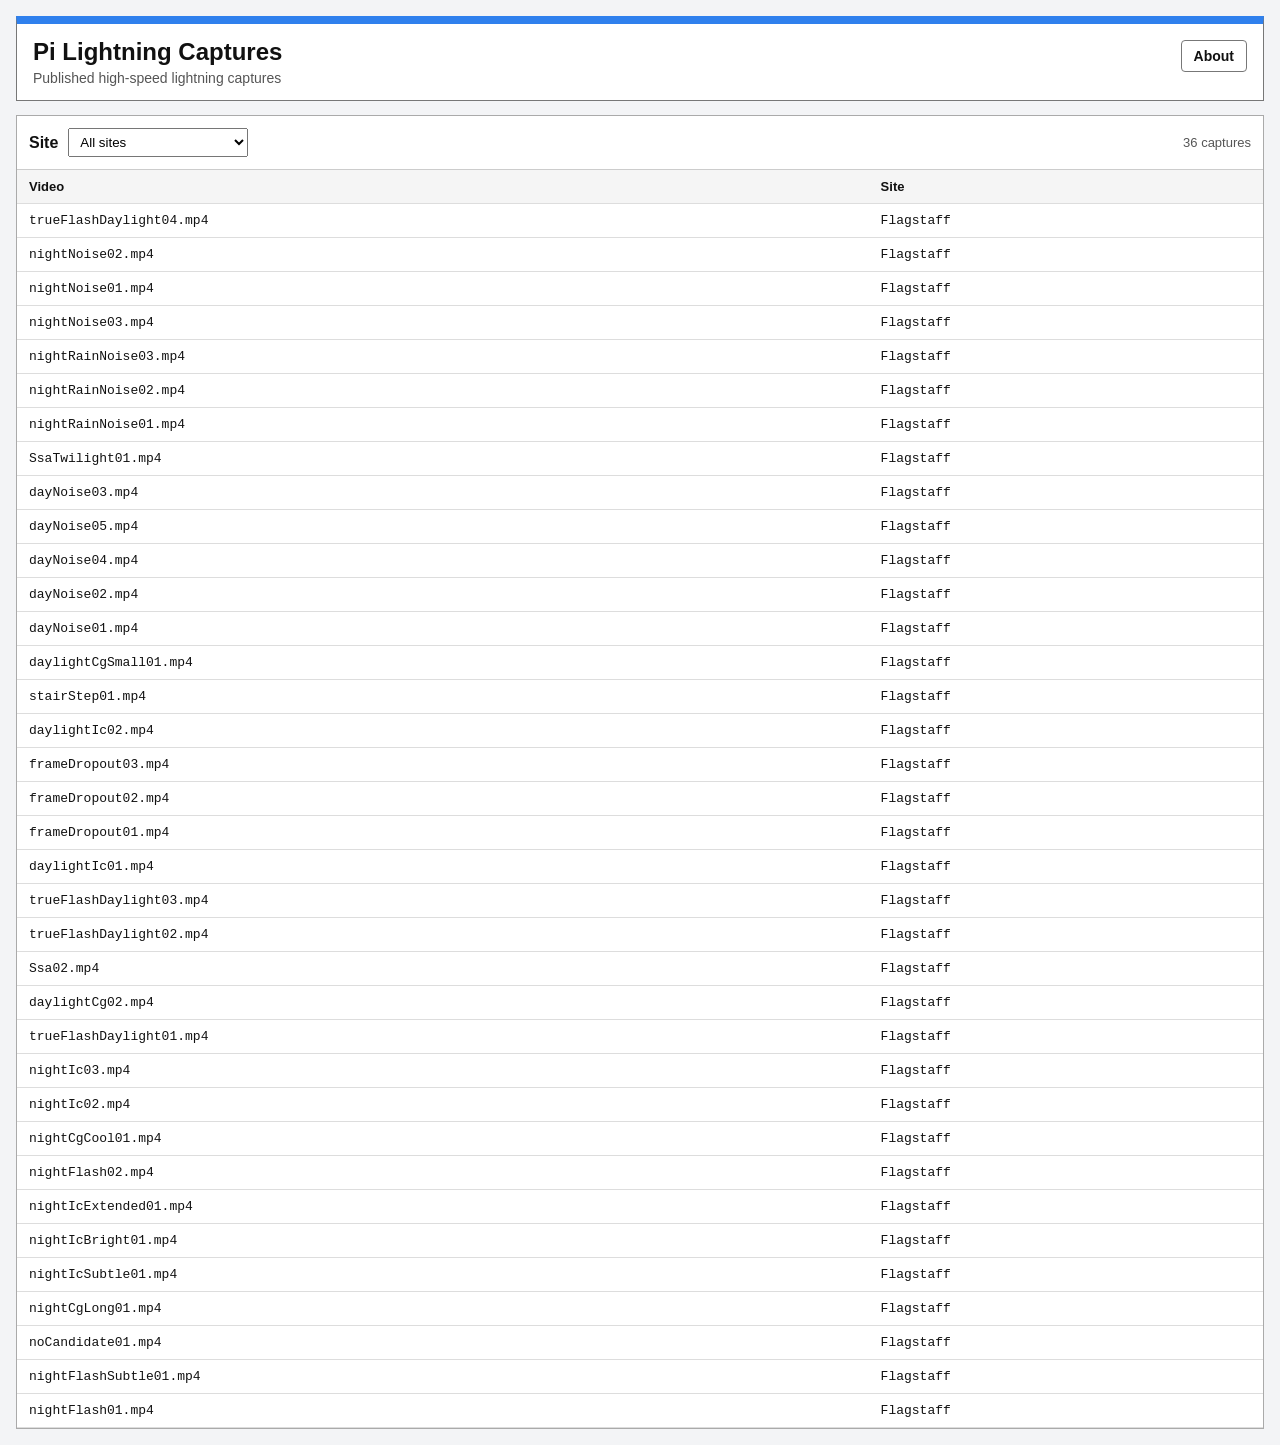
<file: web_viewer/index.html>
<!DOCTYPE html>
<html lang="en">
<head>
    <meta charset="utf-8">
    <meta
        name="viewport"
        content="width=device-width, initial-scale=1.0">

    <title>Soloran Lightning Captures</title>

    <link
        rel="stylesheet"
        href="static/css/captureGallery.css?v=2">
</head>

<body>

    <main class="pageShell">

        <header class="pageHeader">
            <div>
                <h1>Pi Lightning Captures</h1>
                <p class="pageSubtitle">
                    Published high-speed lightning captures
                </p>
            </div>

            <nav
                class="pageNav"
                aria-label="Site navigation">
                <a
                    class="pageNavButton"
                    href="about.html">
                    About
                </a>
            </nav>
        </header>

        <section
            class="galleryView"
            id="gallery-view">

            <div class="galleryToolbar">

                <label for="site-filter">
                    Site
                </label>

                <select id="site-filter">
                    <option value="">All sites</option>
                </select>

                <span
                    class="captureCount"
                    id="capture-count">
                    0 captures
                </span>

            </div>

            <div class="captureTableWrap">

                <table class="captureTable">
                    <thead>
                        <tr>
                            <th>Video</th>
                            <th>Site</th>
                        </tr>
                    </thead>

                    <tbody id="capture-table-body">
                    </tbody>
                </table>

                <div
                    class="galleryMessage"
                    id="gallery-message">
                    Loading captures...
                </div>

            </div>

        </section>

        <section
            class="viewerView hidden"
            id="viewer-view">

            <div class="viewerToolbar">
                <button
                    id="back-to-captures-button"
                    type="button">
                    ← Back to Captures
                </button>
            </div>

            <capture-viewer id="capture-viewer">
            </capture-viewer>

        </section>

    </main>

    <script
        type="module"
        src="static/js/captureGallery.js?v=26">
    </script>

</body>
</html>
</file>
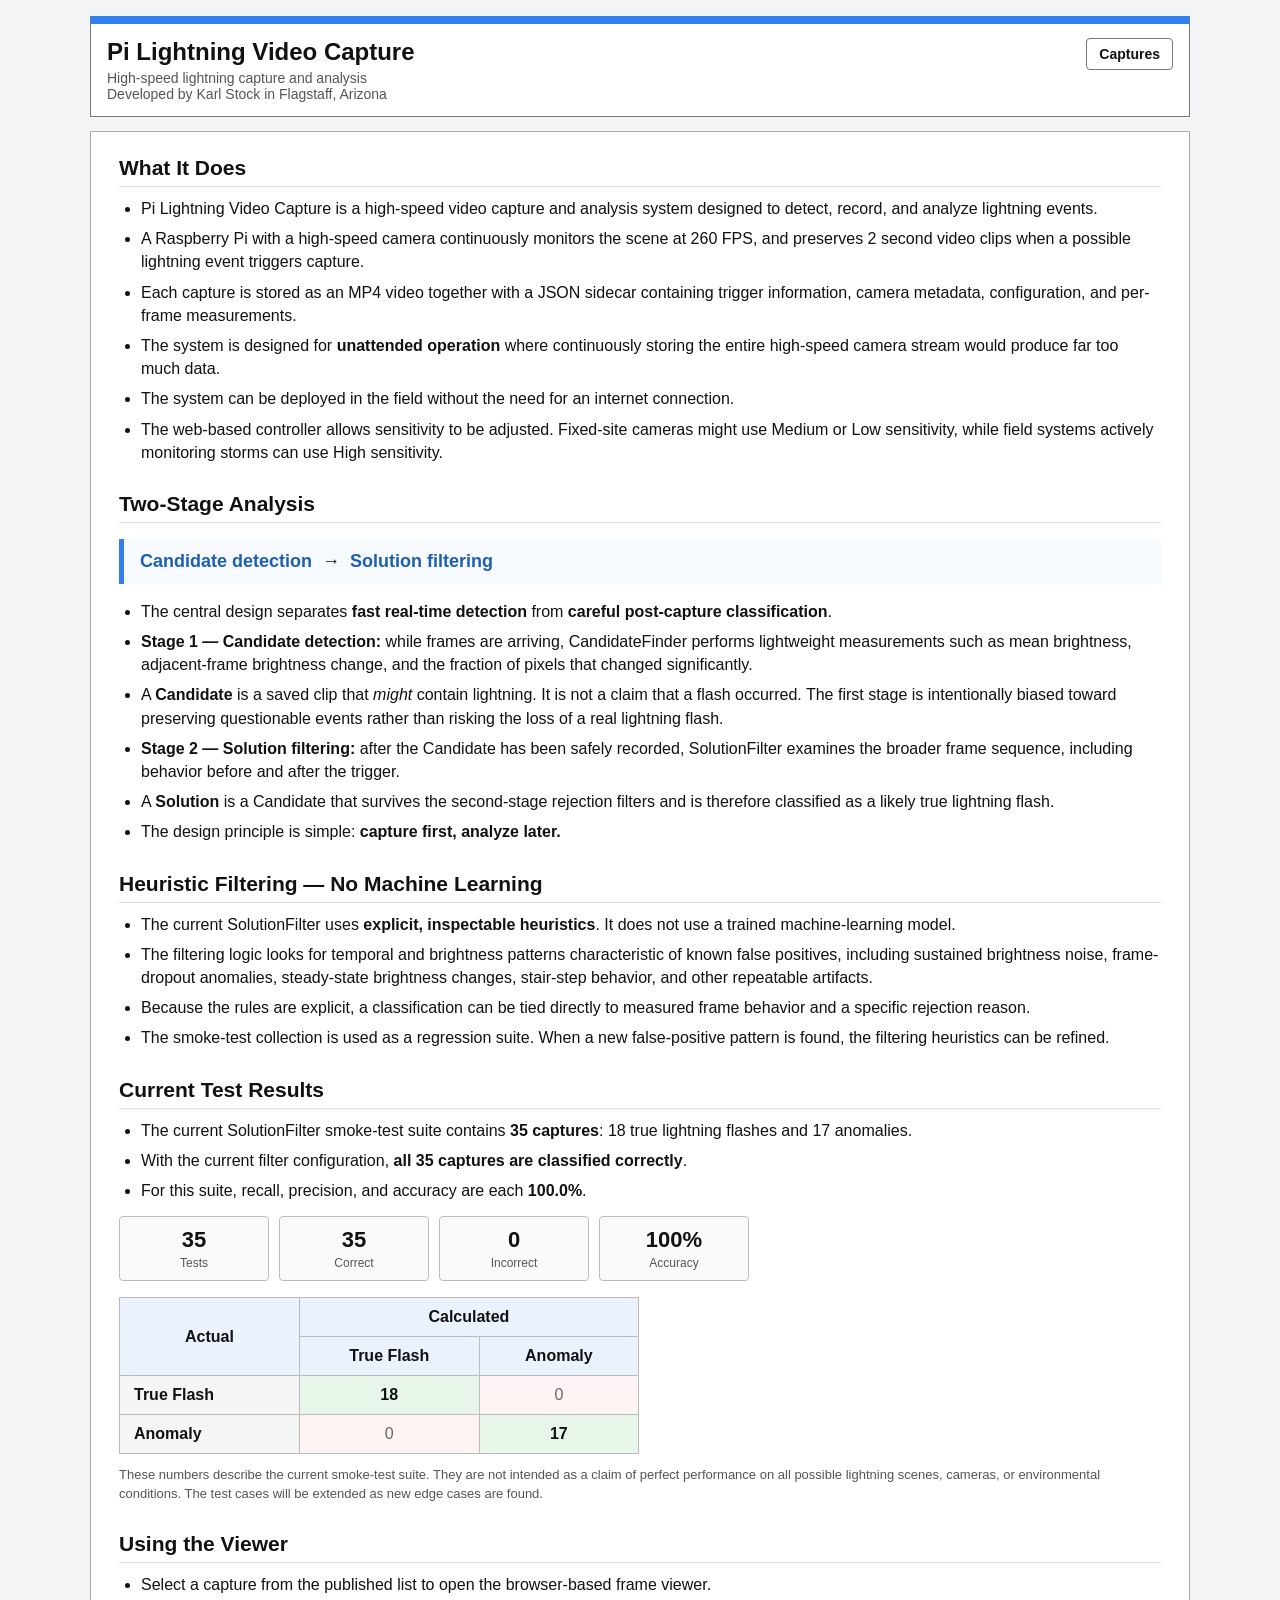
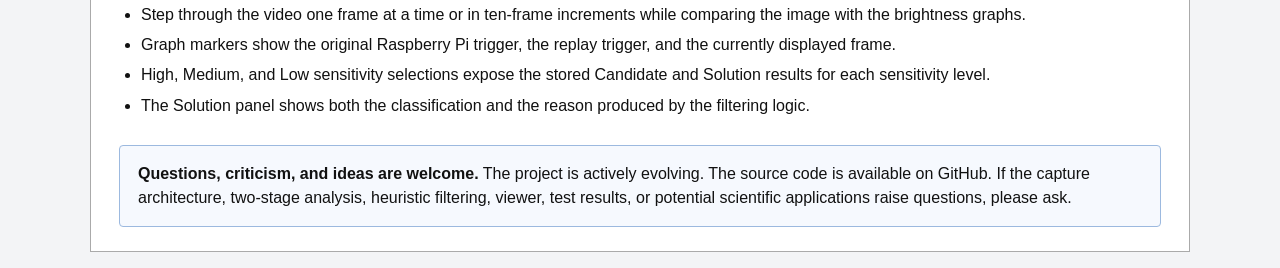
<file: web_viewer/about.html>
<!DOCTYPE html>
<html lang="en">
<head>
    <meta charset="utf-8">
    <meta
        name="viewport"
        content="width=device-width, initial-scale=1.0">

    <title>About Pi Camera Capture</title>

    <style>
        html,
        body
        {
            margin: 0;
            min-height: 100%;
            font-family: Arial, sans-serif;
            background: #f3f4f6;
            color: #111;
        }

        body
        {
            padding: 16px;
        }

        .pageShell
        {
            width: min(1100px, 100%);
            margin: 0 auto;
        }

        .pageHeader
        {
            display: flex;
            align-items: flex-start;
            justify-content: space-between;
            gap: 20px;
            margin-bottom: 14px;
            padding: 14px 16px;
            border: 1px solid #777;
            border-top: 8px solid #2f80ed;
            background: white;
        }

        .pageHeader h1
        {
            margin: 0;
            font-size: 24px;
        }

        .pageSubtitle
        {
            margin: 4px 0 0 0;
            color: #555;
            font-size: 14px;
        }

        .pageNavButton
        {
            display: inline-block;
            padding: 7px 12px;
            border: 1px solid #777;
            border-radius: 4px;
            background: white;
            color: #111;
            font-size: 14px;
            font-weight: 600;
            text-decoration: none;
        }

        .pageNavButton:hover
        {
            background: #eee;
        }

        .aboutPanel
        {
            padding: 24px 28px;
            border: 1px solid #aaa;
            background: white;
        }

        .aboutPanel h2
        {
            margin: 0 0 10px 0;
            padding-bottom: 6px;
            border-bottom: 1px solid #ddd;
            font-size: 21px;
        }

        .aboutPanel h2:not(:first-child)
        {
            margin-top: 28px;
        }

        .aboutPanel ul
        {
            margin: 10px 0 0 22px;
            padding: 0;
        }

        .aboutPanel li
        {
            margin: 7px 0;
            line-height: 1.45;
        }

        .stageFlow
        {
            margin: 16px 0;
            padding: 12px 16px;
            border-left: 5px solid #2f80ed;
            background: #f6f9fe;
            font-size: 18px;
            font-weight: 700;
        }

        .stageLabel
        {
            color: #1f5fae;
        }

        .testSummary
        {
            display: flex;
            gap: 10px;
            flex-wrap: wrap;
            margin: 14px 0 16px 0;
        }

        .testStat
        {
            min-width: 120px;
            padding: 10px 14px;
            border: 1px solid #bbb;
            border-radius: 4px;
            background: #fafafa;
            text-align: center;
        }

        .testStatValue
        {
            display: block;
            font-size: 22px;
            font-weight: 700;
        }

        .testStatLabel
        {
            display: block;
            margin-top: 3px;
            color: #555;
            font-size: 12px;
        }

        .matrixWrap
        {
            overflow-x: auto;
            margin-top: 12px;
        }

        .matrixTable
        {
            border-collapse: collapse;
            min-width: 520px;
        }

        .matrixTable th,
        .matrixTable td
        {
            padding: 10px 14px;
            border: 1px solid #bbb;
            text-align: center;
        }

        .matrixTable thead th
        {
            background: #eaf2fd;
        }

        .matrixTable tbody th
        {
            background: #f5f5f5;
            text-align: left;
        }

        .matrixGood
        {
            background: #e8f5e9;
            font-weight: 700;
        }

        .matrixZero
        {
            background: #fff4f4;
            color: #666;
        }

        .note
        {
            margin-top: 12px;
            color: #555;
            font-size: 13px;
            line-height: 1.45;
        }

        .invite
        {
            margin-top: 28px;
            padding: 16px 18px;
            border: 1px solid #9cb9df;
            border-radius: 4px;
            background: #f6f9fe;
            line-height: 1.5;
        }

        @media (max-width: 700px)
        {
            body
            {
                padding: 6px;
            }

            .pageHeader
            {
                flex-direction: column;
                gap: 10px;
            }

            .aboutPanel
            {
                padding: 18px;
            }
        }
    </style>
</head>

<body>

    <main class="pageShell">

        <header class="pageHeader">
            <div>
                <h1>Pi Lightning Video Capture</h1>
                <p class="pageSubtitle">
                    High-speed lightning capture and analysis<br/> Developed by Karl Stock in Flagstaff, Arizona
                </p>
            </div>

            <nav aria-label="Site navigation">
                <a
                    class="pageNavButton"
                    href="index.html">
                    Captures
                </a>
            </nav>
        </header>

        <section class="aboutPanel">

            <h2>What It Does</h2>

            <ul>
                <li>
                    Pi Lightning Video Capture is a high-speed video capture and analysis
                    system designed to detect, record, and analyze lightning
                    events.
                </li>
                <li>
                    A Raspberry Pi with a high-speed camera continuously monitors
                    the scene at 260 FPS, and preserves 2 second video clips
                    when a possible lightning event triggers capture.
                </li>
                <li>
                    Each capture is stored as an MP4 video together with a JSON
                    sidecar containing trigger information, camera metadata,
                    configuration, and per-frame measurements.
                </li>
                <li>
                    The system is designed for <strong>unattended operation</strong> where
                    continuously storing the entire high-speed camera stream
                    would produce far too much data.
                </li>
                <li>
                    The system can be deployed in the field without the need for an
                    internet connection.
                </li>
                <li>
                    The web-based controller allows sensitivity to be adjusted. 
                    Fixed-site cameras might use Medium or Low sensitivity, 
                    while field systems actively monitoring storms can use 
                    High sensitivity.
                </li>
            </ul>

            <h2>Two-Stage Analysis</h2>

            <div class="stageFlow">
                <span class="stageLabel">Candidate detection</span>
                &nbsp;&rarr;&nbsp;
                <span class="stageLabel">Solution filtering</span>
            </div>

            <ul>
                <li>
                    The central design separates
                    <strong>fast real-time detection</strong> from
                    <strong>careful post-capture classification</strong>.
                </li>
                <li>
                    <strong>Stage 1 — Candidate detection:</strong>
                    while frames are arriving, CandidateFinder performs
                    lightweight measurements such as mean brightness,
                    adjacent-frame brightness change, and the fraction of pixels
                    that changed significantly.
                </li>
                <li>
                    A <strong>Candidate</strong> is a saved clip that
                    <em>might</em> contain lightning. It is not a claim that a
                    flash occurred. The first stage is intentionally biased 
                    toward preserving questionable events rather than risking
                     the loss of a real lightning flash.
                </li>
                <li>
                    <strong>Stage 2 — Solution filtering:</strong>
                    after the Candidate has been safely recorded,
                    SolutionFilter examines the broader frame sequence,
                    including behavior before and after the trigger.
                </li>
                <li>
                    A <strong>Solution</strong> is a Candidate that survives the
                    second-stage rejection filters and is therefore classified
                    as a likely true lightning flash.
                </li>
                <li>
                    The design principle is simple:
                    <strong>capture first, analyze later.</strong>
                </li>
            </ul>

            <h2>Heuristic Filtering — No Machine Learning</h2>

            <ul>
                <li>
                    The current SolutionFilter uses
                    <strong>explicit, inspectable heuristics</strong>.
                    It does not use a trained machine-learning model.
                </li>
                <li>
                    The filtering logic looks for temporal and brightness
                    patterns characteristic of known false positives, including
                    sustained brightness noise, frame-dropout anomalies,
                    steady-state brightness changes, stair-step behavior, and
                    other repeatable artifacts.
                </li>
                <li>
                    Because the rules are explicit, a classification can be
                    tied directly to measured frame behavior and a specific
                    rejection reason.
                </li>
                <li>
                    The smoke-test collection is used as a regression suite.
                    When a new false-positive pattern is found, the filtering
                    heuristics can be refined.
                </li>
            </ul>

            

            <h2>Current Test Results</h2>

            <ul>
                <li>
                    The current SolutionFilter smoke-test suite contains
                    <strong>35 captures</strong>:
                    18 true lightning flashes and 17 anomalies.
                </li>
                <li>
                    With the current filter configuration,
                    <strong>all 35 captures are classified correctly</strong>.
                </li>
                <li>
                    For this suite, recall, precision, and accuracy are each
                    <strong>100.0%</strong>.
                </li>
            </ul>

            <div class="testSummary">
                <div class="testStat">
                    <span class="testStatValue">35</span>
                    <span class="testStatLabel">Tests</span>
                </div>

                <div class="testStat">
                    <span class="testStatValue">35</span>
                    <span class="testStatLabel">Correct</span>
                </div>

                <div class="testStat">
                    <span class="testStatValue">0</span>
                    <span class="testStatLabel">Incorrect</span>
                </div>

                <div class="testStat">
                    <span class="testStatValue">100%</span>
                    <span class="testStatLabel">Accuracy</span>
                </div>
            </div>

            <div class="matrixWrap">
                <table
                    class="matrixTable"
                    aria-label="SolutionFilter confusion matrix">

                    <thead>
                        <tr>
                            <th rowspan="2">Actual</th>
                            <th colspan="2">Calculated</th>
                        </tr>

                        <tr>
                            <th>True Flash</th>
                            <th>Anomaly</th>
                        </tr>
                    </thead>

                    <tbody>
                        <tr>
                            <th>True Flash</th>
                            <td class="matrixGood">18</td>
                            <td class="matrixZero">0</td>
                        </tr>

                        <tr>
                            <th>Anomaly</th>
                            <td class="matrixZero">0</td>
                            <td class="matrixGood">17</td>
                        </tr>
                    </tbody>

                </table>
            </div>

            <p class="note">
                These numbers describe the current smoke-test suite.
                They are not intended as a claim of perfect performance on all
                possible lightning scenes, cameras, or environmental
                conditions. The test cases will be extended as new edge cases are found.
            </p>

            <h2>Using the Viewer</h2>

            <ul>
                <li>
                    Select a capture from the published list to open the
                    browser-based frame viewer.
                </li>
                <li>
                    Step through the video one frame at a time or in ten-frame
                    increments while comparing the image with the brightness
                    graphs.
                </li>
                <li>
                    Graph markers show the original Raspberry Pi trigger, the
                    replay trigger, and the currently displayed frame.
                </li>
                <li>
                    High, Medium, and Low sensitivity selections expose the
                    stored Candidate and Solution results for each sensitivity
                    level.
                </li>
                <li>
                    The Solution panel shows both the classification and the
                    reason produced by the filtering logic.
                </li>
            </ul>

            <div class="invite">
                <strong>Questions, criticism, and ideas are welcome.</strong>
                The project is actively evolving. The source code is available on GitHub.
                If the capture architecture,
                two-stage analysis, heuristic filtering, viewer, test results,
                or potential scientific applications raise questions, please
                ask.
            </div>

        </section>

    </main>

</body>
</html>
</file>
<file: web_viewer/static/css/captureGallery.css>
html,
body
{
    margin: 0;
    min-height: 100%;
    font-family: Arial, sans-serif;
    background: #f3f4f6;
    color: #111;
}

body
{
    padding: 16px;
}

.pageShell
{
    width: min(1400px, 100%);
    margin: 0 auto;
}

.pageHeader
{
    display: flex;
    align-items: flex-start;
    justify-content: space-between;
    gap: 20px;
    margin-bottom: 14px;
    padding: 14px 16px;
    border: 1px solid #777;
    border-top: 8px solid #2f80ed;
    background: white;
}

.pageHeader h1
{
    margin: 0;
    font-size: 24px;
}

.pageSubtitle
{
    margin: 4px 0 0 0;
    color: #555;
    font-size: 14px;
}

.pageNav
{
    display: flex;
    align-items: center;
    padding-top: 2px;
}

.pageNavButton
{
    display: inline-block;
    padding: 7px 12px;
    border: 1px solid #777;
    border-radius: 4px;
    background: white;
    color: #111;
    font-size: 14px;
    font-weight: 600;
    text-decoration: none;
}

.pageNavButton:hover
{
    background: #eee;
}

.galleryView
{
    border: 1px solid #aaa;
    background: white;
}

.galleryToolbar
{
    display: flex;
    align-items: center;
    gap: 10px;
    padding: 12px;
    border-bottom: 1px solid #ccc;
}

.galleryToolbar label
{
    font-weight: 700;
}

.galleryToolbar select
{
    min-width: 180px;
    padding: 5px 7px;
}

.captureCount
{
    margin-left: auto;
    color: #555;
    font-size: 13px;
}

.captureTableWrap
{
    overflow-x: auto;
}

.captureTable
{
    width: 100%;
    border-collapse: collapse;
}

.captureTable th,
.captureTable td
{
    padding: 9px 12px;
    border-bottom: 1px solid #ddd;
    text-align: left;
}

.captureTable th
{
    background: #f5f5f5;
    font-size: 13px;
}

.captureTable td
{
    font-family: Consolas, monospace;
    font-size: 13px;
}

.captureRow
{
    cursor: pointer;
}

.captureRow:hover,
.captureRow:focus
{
    background: #edf4ff;
    outline: none;
}

.solutionTrue
{
    font-weight: 700;
    color: #176b38;
}

.solutionOther
{
    font-weight: 700;
    color: #8a2a2a;
}

.galleryMessage
{
    padding: 20px 12px;
    color: #555;
}

.viewerView
{
    min-height: calc(100vh - 120px);
}

.viewerToolbar
{
    margin-bottom: 8px;
}

.viewerToolbar button
{
    padding: 7px 12px;
    border: 1px solid #777;
    border-radius: 4px;
    background: white;
    cursor: pointer;
    font-weight: 600;
}

.viewerToolbar button:hover
{
    background: #eee;
}

capture-viewer
{
    display: block;
    height: calc(100vh - 145px);
    min-height: 620px;
}

.aboutPanel
{
    max-width: 980px;
    padding: 22px 26px;
    border: 1px solid #aaa;
    background: white;
}

.aboutPanel h2
{
    margin: 0 0 18px 0;
    font-size: 22px;
}

.aboutPanel h3
{
    margin: 24px 0 8px 0;
    font-size: 17px;
}

.aboutPanel p
{
    margin: 0 0 12px 0;
    max-width: 850px;
    line-height: 1.55;
}

.hidden
{
    display: none !important;
}

@media (max-width: 700px)
{
    body
    {
        padding: 6px;
    }

    .pageHeader
    {
        flex-direction: column;
        gap: 10px;
    }

    .pageNav
    {
        padding-top: 0;
    }

    .galleryToolbar
    {
        align-items: stretch;
        flex-direction: column;
    }

    .captureCount
    {
        margin-left: 0;
    }

    capture-viewer
    {
        height: auto;
        min-height: 0;
    }

    .aboutPanel
    {
        padding: 16px;
    }
}
</file>
